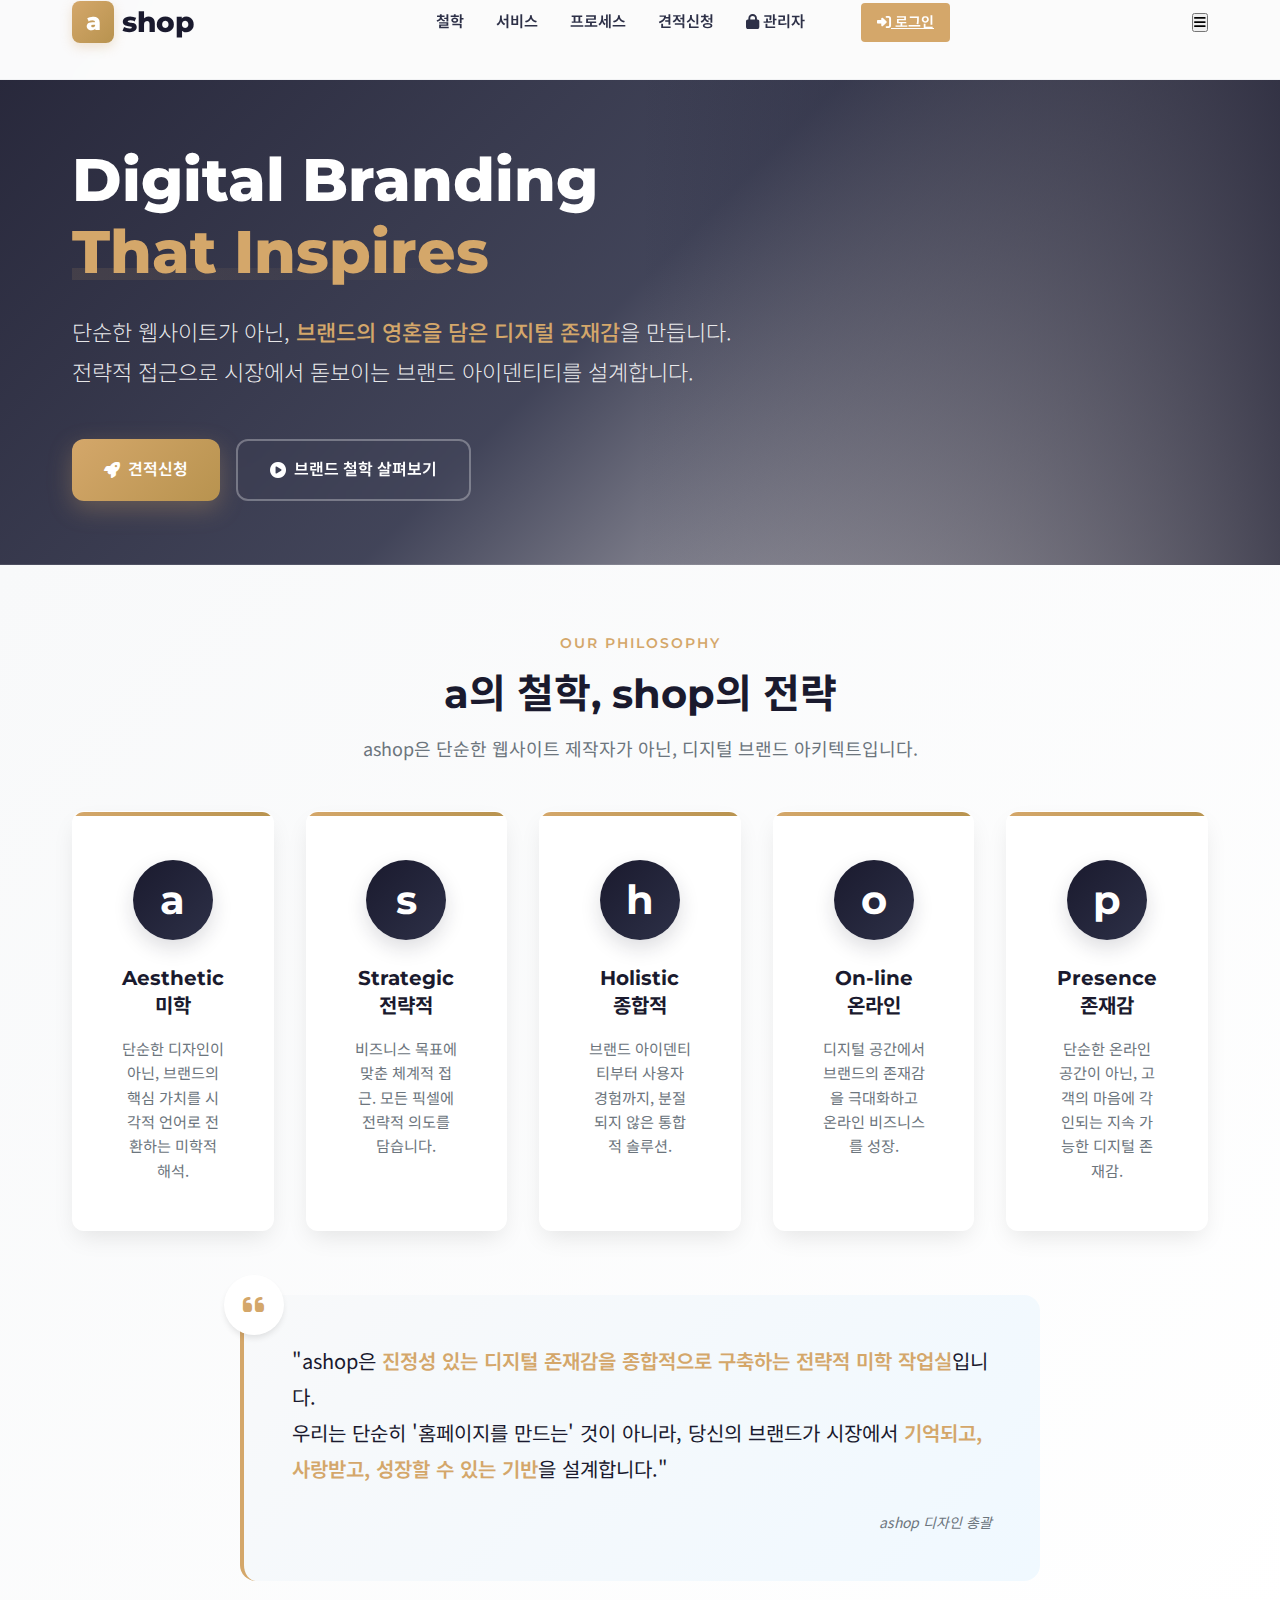
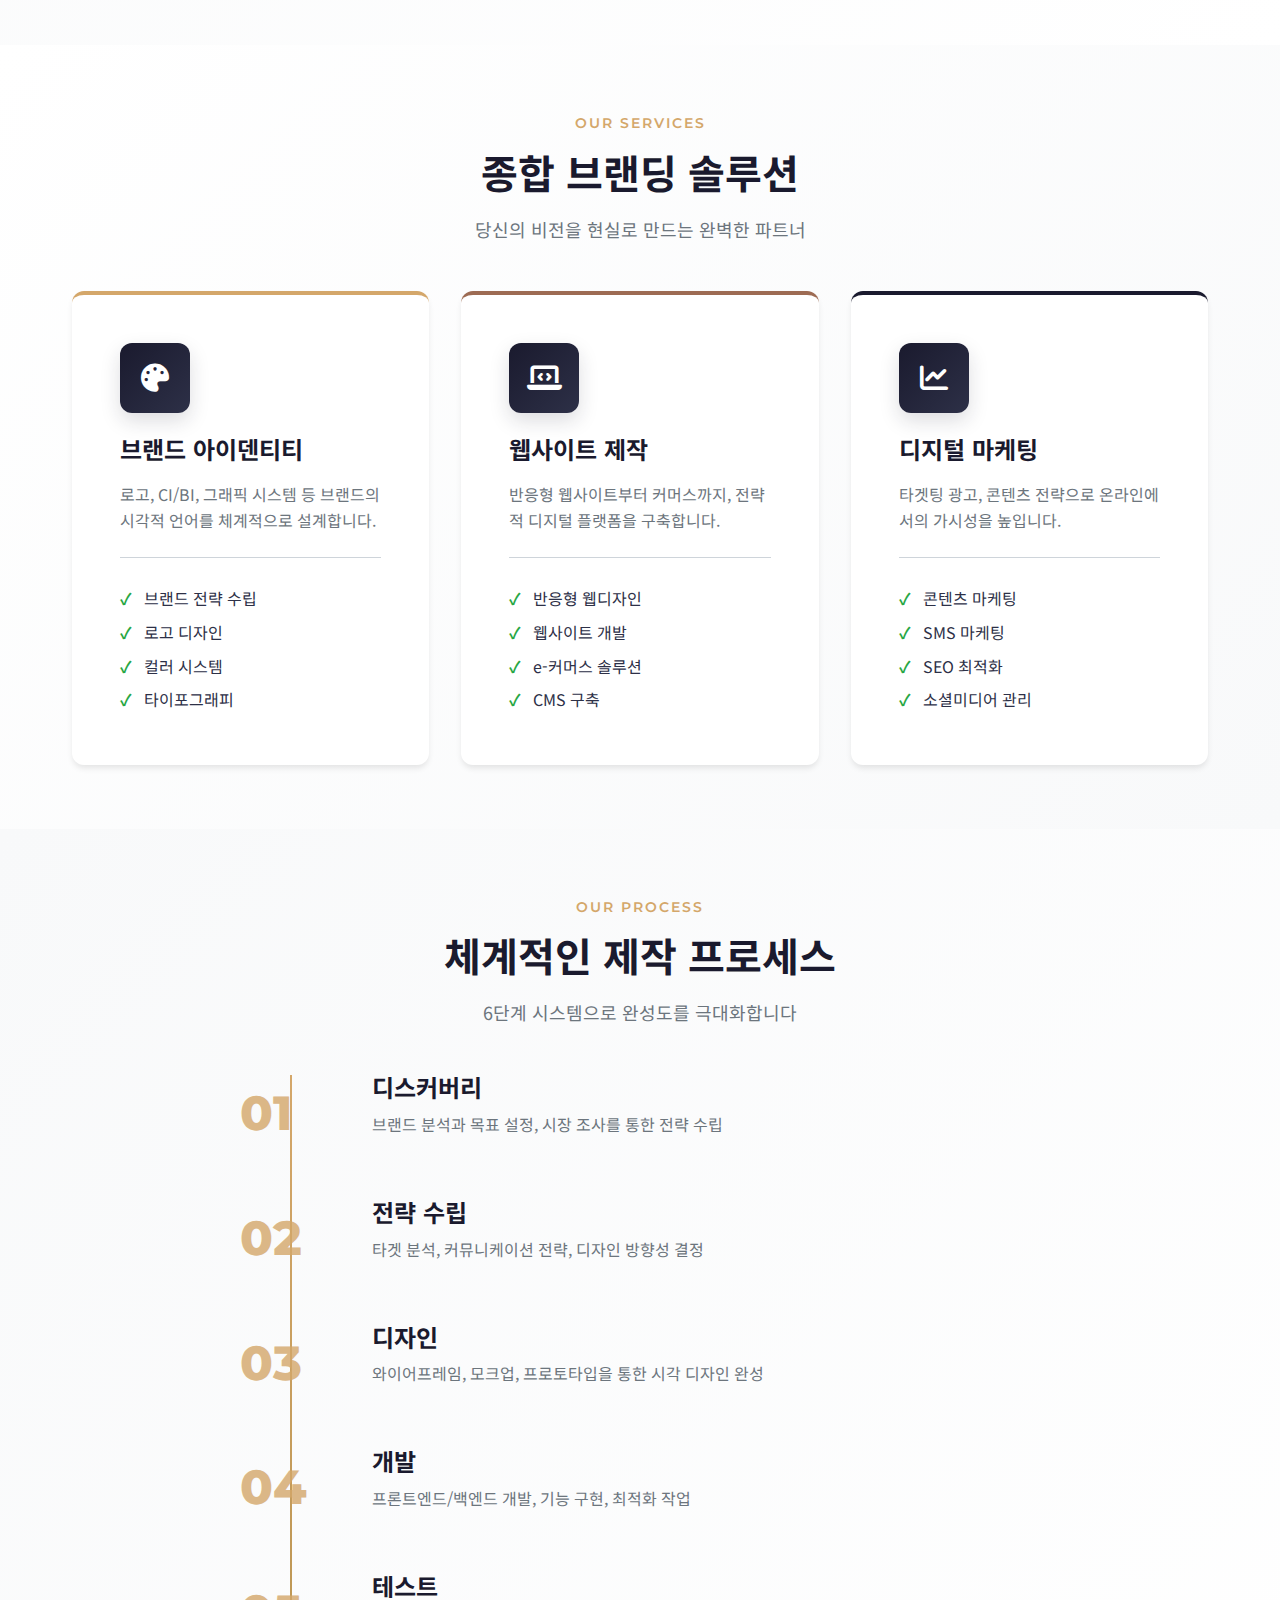
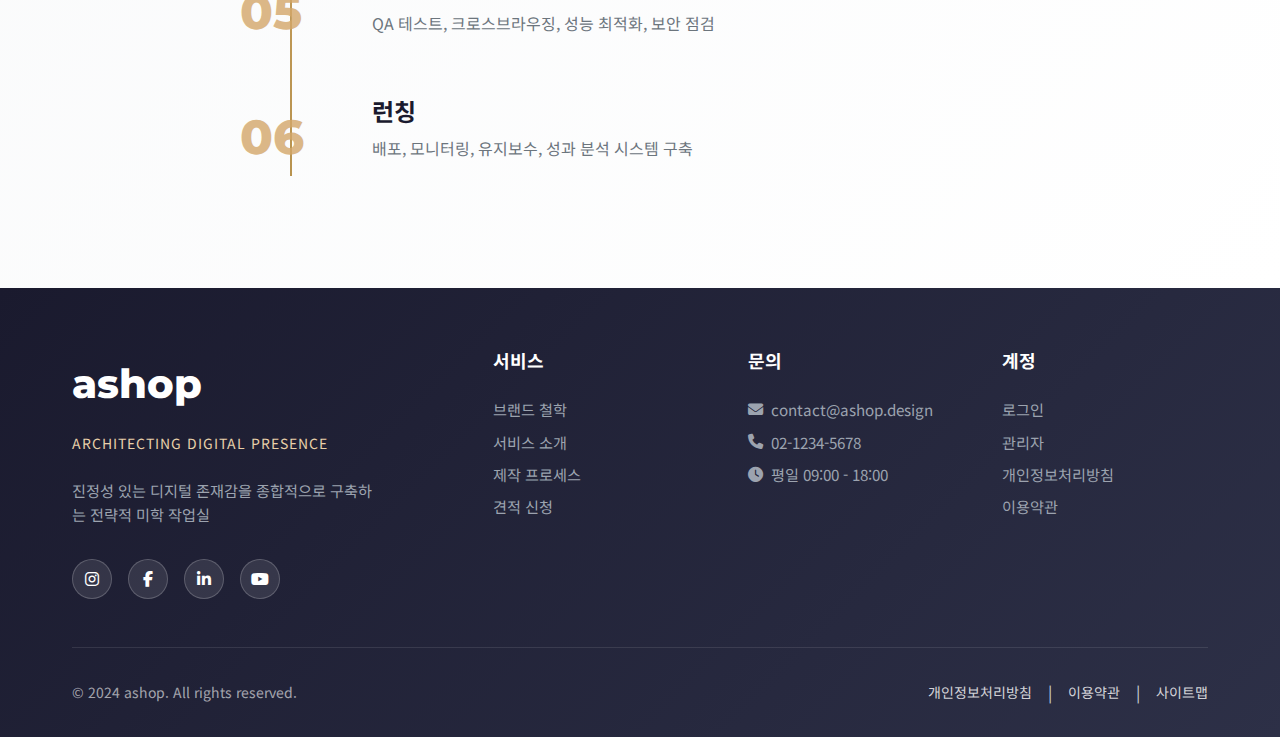
<file: index.html>
<!DOCTYPE html>
<html lang="ko">
<head>
    <meta charset="UTF-8">
    <meta name="viewport" content="width=device-width, initial-scale=1.0">
    <title>ashop - 브랜딩을 위한 전략적 홈페이지</title>
    
    <!-- 구글 폰트 -->
    <link href="https://fonts.googleapis.com/css2?family=Noto+Sans+KR:wght@300;400;500;700&family=Montserrat:wght@600;700;800&family=Playfair+Display:wght@700;800&display=swap" rel="stylesheet">
    
    <!-- 아이콘 -->
    <link rel="stylesheet" href="https://cdnjs.cloudflare.com/ajax/libs/font-awesome/6.4.0/css/all.min.css">
    
    <!-- CSS -->
    <link rel="stylesheet" href="css/style.css">
    <link rel="stylesheet" href="css/responsive.css">
    
    <!-- 파비콘 -->
    <link rel="icon" type="image/svg+xml" href="assets/ashop-logo.svg">
</head>
<body>
    <!-- 헤더 -->
    <header class="main-header">
        <div class="container">
            <nav class="navbar">
                <a href="/" class="logo">
                    <span class="logo-mark">a</span>
                    <span class="logo-text">shop</span>
                </a>
                
                <div class="nav-menu">
                    <a href="#philosophy" class="nav-link">철학</a>
                    <a href="#services" class="nav-link">서비스</a>
                    <a href="#process" class="nav-link">프로세스</a>
                    <a href="https://thebestys.github.io/as/" class="nav-link">견적신청</a>
                    
                    <!-- 변경: 관리자 링크 추가 -->
                    <a href="https://thebestys.github.io/admin/" 
                       class="nav-link admin-link" 
                       target="_blank">
                        <i class="fas fa-lock"></i> 관리자
                    </a>
                    
                    <!-- 변경: 로그인 버튼으로 간소화 -->
                    <div class="auth-area">
                        <a href="https://thebestys.github.io/login/" 
                           class="btn-login-small" 
                           target="_blank">
                            <i class="fas fa-sign-in-alt"></i> 로그인
                        </a>
                    </div>
                </div>
                
                <button class="menu-toggle">
                    <i class="fas fa-bars"></i>
                </button>
            </nav>
        </div>
    </header>

    <!-- 히어로 섹션 -->
    <section class="hero-section">
        <div class="container">
            <div class="hero-content">
                <h1 class="hero-title">
                    <span class="hero-title-line">Digital Branding</span>
                    <span class="hero-title-line highlight">That Inspires</span>
                </h1>
                <p class="hero-subtitle">
                    단순한 웹사이트가 아닌, <strong>브랜드의 영혼을 담은 디지털 존재감</strong>을 만듭니다.<br>
                    전략적 접근으로 시장에서 돋보이는 브랜드 아이덴티티를 설계합니다.
                </p>
                <div class="hero-buttons">
                    <a href="https://thebestys.github.io/as/" class="btn-primary">
                        <i class="fas fa-rocket"></i> 견적신청
                    </a>
                    <a href="#philosophy" class="btn-secondary">
                        <i class="fas fa-play-circle"></i> 브랜드 철학 살펴보기
                    </a>
                </div>
            </div>
            
            <div class="hero-visual">
                <div class="hero-image-wrapper">
                    <img src="https://images.unsplash.com/photo-1552664730-d307ca884978?ixlib=rb-4.0.3&auto=format&fit=crop&w=1200&q=80" 
                         alt="브랜드 전략 워크샵" class="hero-image" loading="lazy">
                    <div class="image-overlay"></div>
                </div>
            </div>
        </div>
    </section>

    <!-- 브랜드 철학 섹션 -->
    <section class="philosophy-section" id="philosophy">
        <div class="container">
            <div class="section-header">
                <span class="section-label">Our Philosophy</span>
                <h2 class="section-title">a의 철학, shop의 전략</h2>
                <p class="section-subtitle">ashop은 단순한 웹사이트 제작자가 아닌, 디지털 브랜드 아키텍트입니다.</p>
            </div>
            
            <div class="philosophy-content">
                <div class="philosophy-card">
                    <div class="philosophy-icon">
                        <span class="letter-a">a</span>
                    </div>
                    <h3>Aesthetic<br>미학</h3>
                    <p>단순한 디자인이 아닌, 브랜드의 핵심 가치를 시각적 언어로 전환하는 미학적 해석.</p>
                </div>
                
                <div class="philosophy-card">
                    <div class="philosophy-icon">
                        <span class="letter-s">s</span>
                    </div>
                    <h3>Strategic<br>전략적</h3>
                    <p>비즈니스 목표에 맞춘 체계적 접근. 모든 픽셀에 전략적 의도를 담습니다.</p>
                </div>
                
                <div class="philosophy-card">
                    <div class="philosophy-icon">
                        <span class="letter-h">h</span>
                    </div>
                    <h3>Holistic<br>종합적</h3>
                    <p>브랜드 아이덴티티부터 사용자 경험까지, 분절되지 않은 통합적 솔루션.</p>
                </div>
                
                <div class="philosophy-card">
                    <div class="philosophy-icon">
                        <span class="letter-o">o</span>
                    </div>
                    <h3>On-line<br>온라인</h3>
                    <p>디지털 공간에서 브랜드의 존재감을 극대화하고 온라인 비즈니스를 성장.</p>
                </div> 
                
                <div class="philosophy-card">
                    <div class="philosophy-icon">
                        <span class="letter-p">p</span>
                    </div>
                    <h3>Presence<br>존재감</h3>
                    <p>단순한 온라인 공간이 아닌, 고객의 마음에 각인되는 지속 가능한 디지털 존재감.</p>
                </div>
            </div>
            
            <div class="philosophy-statement">
                <div class="statement-icon">
                    <i class="fas fa-quote-left"></i>
                </div>
                <p class="statement">
                    "ashop은 <strong>진정성 있는 디지털 존재감을 종합적으로 구축하는 전략적 미학 작업실</strong>입니다.<br>
                    우리는 단순히 '홈페이지를 만드는' 것이 아니라, 당신의 브랜드가 시장에서 <strong>기억되고, 사랑받고, 성장할 수 있는 기반</strong>을 설계합니다."
                </p>
                <div class="statement-author">
                    <span>ashop 디자인 총괄</span>
                </div>
            </div>
        </div>
    </section>

    <!-- 서비스 섹션 -->
    <section class="services-section" id="services">
        <div class="container">
            <div class="section-header">
                <span class="section-label">Our Services</span>
                <h2 class="section-title">종합 브랜딩 솔루션</h2>
                <p class="section-subtitle">당신의 비전을 현실로 만드는 완벽한 파트너</p>
            </div>
            
            <div class="services-grid">
                <div class="service-card">
                    <div class="service-icon">
                        <i class="fas fa-palette"></i>
                    </div>
                    <h3>브랜드 아이덴티티</h3>
                    <p>로고, CI/BI, 그래픽 시스템 등 브랜드의 시각적 언어를 체계적으로 설계합니다.</p>
                    <ul class="service-features">
                        <li>브랜드 전략 수립</li>
                        <li>로고 디자인</li>
                        <li>컬러 시스템</li>
                        <li>타이포그래피</li>
                    </ul>
                </div>
                
                <div class="service-card">
                    <div class="service-icon">
                        <i class="fas fa-laptop-code"></i>
                    </div>
                    <h3>웹사이트 제작</h3>
                    <p>반응형 웹사이트부터 커머스까지, 전략적 디지털 플랫폼을 구축합니다.</p>
                    <ul class="service-features">
                        <li>반응형 웹디자인</li>
                        <li>웹사이트 개발</li>
                        <li>e-커머스 솔루션</li>
                        <li>CMS 구축</li>
                    </ul>
                </div>
                
                <div class="service-card">
                    <div class="service-icon">
                        <i class="fas fa-chart-line"></i>
                    </div>
                    <h3>디지털 마케팅</h3>
                    <p>타겟팅 광고, 콘텐츠 전략으로 온라인에서의 가시성을 높입니다.</p>
                    <ul class="service-features">
                        <li>콘텐츠 마케팅</li>
                        <li>SMS 마케팅</li>
                        <li>SEO 최적화</li>
                        <li>소셜미디어 관리</li>
                    </ul>
                </div>
            </div>
        </div>
    </section>

    <!-- 프로세스 섹션 -->
    <section class="process-section" id="process">
        <div class="container">
            <div class="section-header">
                <span class="section-label">Our Process</span>
                <h2 class="section-title">체계적인 제작 프로세스</h2>
                <p class="section-subtitle">6단계 시스템으로 완성도를 극대화합니다</p>
            </div>
            
            <div class="process-timeline">
                <div class="process-step">
                    <div class="step-number">01</div>
                    <div class="step-content">
                        <h3>디스커버리</h3>
                        <p>브랜드 분석과 목표 설정, 시장 조사를 통한 전략 수립</p>
                    </div>
                </div>
                
                <div class="process-step">
                    <div class="step-number">02</div>
                    <div class="step-content">
                        <h3>전략 수립</h3>
                        <p>타겟 분석, 커뮤니케이션 전략, 디자인 방향성 결정</p>
                    </div>
                </div>
                
                <div class="process-step">
                    <div class="step-number">03</div>
                    <div class="step-content">
                        <h3>디자인</h3>
                        <p>와이어프레임, 모크업, 프로토타입을 통한 시각 디자인 완성</p>
                    </div>
                </div>
                
                <div class="process-step">
                    <div class="step-number">04</div>
                    <div class="step-content">
                        <h3>개발</h3>
                        <p>프론트엔드/백엔드 개발, 기능 구현, 최적화 작업</p>
                    </div>
                </div>
                
                <div class="process-step">
                    <div class="step-number">05</div>
                    <div class="step-content">
                        <h3>테스트</h3>
                        <p>QA 테스트, 크로스브라우징, 성능 최적화, 보안 점검</p>
                    </div>
                </div>
                
                <div class="process-step">
                    <div class="step-number">06</div>
                    <div class="step-content">
                        <h3>런칭</h3>
                        <p>배포, 모니터링, 유지보수, 성과 분석 시스템 구축</p>
                    </div>
                </div>
            </div>
        </div>
    </section>

    <!-- 푸터 -->
    <footer class="footer">
        <div class="container">
            <div class="footer-content">
                <div class="footer-brand">
                    <a href="/" class="footer-logo">ashop</a>
                    <p class="footer-tagline">Architecting Digital Presence</p>
                    <p class="footer-philosophy">진정성 있는 디지털 존재감을 종합적으로 구축하는 전략적 미학 작업실</p>
                    
                    <div class="social-links">
                        <a href="#" class="social-link"><i class="fab fa-instagram"></i></a>
                        <a href="#" class="social-link"><i class="fab fa-facebook-f"></i></a>
                        <a href="#" class="social-link"><i class="fab fa-linkedin-in"></i></a>
                        <a href="#" class="social-link"><i class="fab fa-youtube"></i></a>
                    </div>
                </div>
                
                <div class="footer-links">
                    <div class="footer-column">
                        <h4>서비스</h4>
                        <a href="#philosophy">브랜드 철학</a>
                        <a href="#services">서비스 소개</a>
                        <a href="#process">제작 프로세스</a>
                        <a href="https://thebestys.github.io/as/">견적 신청</a>
                    </div>
                    
                    <div class="footer-column">
                        <h4>문의</h4>
                        <p><i class="fas fa-envelope"></i> contact@ashop.design</p>
                        <p><i class="fas fa-phone"></i> 02-1234-5678</p>
                        <p><i class="fas fa-clock"></i> 평일 09:00 - 18:00</p>
                    </div>
                    
                    <div class="footer-column">
                        <h4>계정</h4>
                        <a href="https://thebestys.github.io/login/" target="_blank">로그인</a>
                        <a href="https://thebestys.github.io/admin/" target="_blank">관리자</a>
                        <a href="#privacy">개인정보처리방침</a>
                        <a href="#terms">이용약관</a>
                    </div>
                </div>
            </div>
            
            <div class="footer-bottom">
                <p>© 2024 ashop. All rights reserved.</p>
                <div class="footer-legal">
                    <a href="#privacy">개인정보처리방침</a>
                    <span class="divider">|</span>
                    <a href="#terms">이용약관</a>
                    <span class="divider">|</span>
                    <a href="#sitemap">사이트맵</a>
                </div>
            </div>
        </div>
    </footer>

    <!-- JavaScript -->
    <script src="js/main.js"></script>
    <script src="js/form-handler.js"></script>
    <script src="js/auth.js"></script>
    
    <!-- Google Sheets 연동 설정 -->
    <script>
        const GOOGLE_SCRIPT_URL = 'https://script.google.com/macros/s/AKfycbxKeEtnfDPSuZunaw8nYVBWA9WnDeEwHi_G4zu6g_KlhLCisq8kmAiZeVs1l4N4yhS6/exec';
    </script>
    
    <!-- 수정된 JavaScript 코드 (간단화) -->
    <script>
        // 기존 폼 관련 코드 제거를 위한 오버라이드
        document.addEventListener('DOMContentLoaded', function() {
            console.log('ashop 홈페이지 로드됨 - 간소화 버전');
            
            // 기존 폼 삽입 코드를 비활성화
            if (typeof window.insertForms === 'function') {
                console.log('폼 삽입 기능 비활성화됨');
            }
        });
    </script>
</body>
</html>
</file>
<file: css/style.css>
/* ===========================================
   CSS Variables - 전문 컨설팅 컬러 시스템
   =========================================== */
:root {
    /* Brand Colors - 전문 컨설팅 & 크리에이티브 컬러 */
    --primary: #1A1A2E;       /* 딥 네이비 - 전문성과 신뢰 */
    --primary-light: #2D3047;  /* 라이트 네이비 */
    --secondary: #D4A76A;      /* 웜 골드 - 럭셔리 & 프리미엄 */
    --secondary-light: #E8D0A9; /* 라이트 골드 */
    --secondary-dark: #B8934F;  /* 다크 골드 */
    --accent: #9D6B53;         /* 웜 브라운 - 편안함과 고급스러움 */
    --accent-light: #C4A88A;   /* 라이트 브라운 */
    --accent-dark: #7B5539;    /* 다크 브라운 */
    --success: #28A745;        /* 성공 - 그린 */
    --warning: #FFC107;        /* 주의 - 옐로우 */
    --danger: #DC3545;         /* 위험 - 레드 */
    --light: #F8F9FA;          /* 라이트 그레이 */
    --light-gray: #E9ECEF;     /* 라이트 그레이 2 */
    --gray: #6C757D;           /* 미디엄 그레이 */
    --gray-light: #CED4DA;     /* 라이트 그레이 3 */
    --dark: #212529;           /* 다크 그레이 */
    
    /* Gradient Colors */
    --gradient-primary: linear-gradient(135deg, #1A1A2E 0%, #2D3047 100%);
    --gradient-secondary: linear-gradient(135deg, #D4A76A 0%, #B8934F 100%);
    --gradient-accent: linear-gradient(135deg, #9D6B53 0%, #7B5539 100%);
    --gradient-light: linear-gradient(135deg, #F8F9FA 0%, #E9ECEF 100%);
    
    /* Typography */
    --font-heading: 'Montserrat', 'Noto Sans KR', sans-serif;
    --font-subheading: 'Playfair Display', serif;
    --font-body: 'Noto Sans KR', sans-serif;
    --font-mono: 'SF Mono', monospace;

    /* Spacing */
    --space-xs: 0.25rem;
    --space-sm: 0.5rem;
    --space-md: 1rem;
    --space-lg: 1.5rem;
    --space-xl: 2rem;
    --space-2xl: 3rem;
    --space-3xl: 4rem;
    
    /* Border Radius */
    --radius-sm: 4px;
    --radius-md: 8px;
    --radius-lg: 12px;
    --radius-xl: 16px;
    --radius-full: 9999px;
    
    /* Shadows */
    --shadow-sm: 0 1px 2px 0 rgba(0, 0, 0, 0.05);
    --shadow-md: 0 4px 6px -1px rgba(0, 0, 0, 0.1);
    --shadow-lg: 0 10px 25px -5px rgba(0, 0, 0, 0.1);
    --shadow-xl: 0 20px 50px -12px rgba(0, 0, 0, 0.25);
    
    /* Transitions */
    --transition-fast: 150ms ease;
    --transition-normal: 300ms ease;
    --transition-slow: 500ms ease;
    
    /* Layout */
    --header-height: 80px;
    --container-max: 1200px;
}

/* ===========================================
   Reset & Base Styles
   =========================================== */
* {
    margin: 0;
    padding: 0;
    box-sizing: border-box;
}

html {
    font-size: 16px;
    scroll-behavior: smooth;
}

body {
    font-family: var(--font-body);
    color: var(--primary);
    line-height: 1.6;
    background: white;
    overflow-x: hidden;
    -webkit-font-smoothing: antialiased;
    -moz-osx-font-smoothing: grayscale;
}

.container {
    width: 100%;
    max-width: var(--container-max);
    margin: 0 auto;
    padding: 0 var(--space-xl);
}

/* ===========================================
   Typography
   =========================================== */
h1, h2, h3, h4, h5, h6 {
    font-family: var(--font-heading);
    font-weight: 700;
    line-height: 1.2;
    color: var(--primary);
}

.hero-title {
    font-size: 3.5rem;
    font-weight: 800;
    margin-bottom: var(--space-lg);
}

.hero-title-line {
    display: block;
}

.highlight {
    color: var(--secondary);
    position: relative;
}

.highlight::after {
    content: '';
    position: absolute;
    bottom: 8px;
    left: 0;
    width: 100%;
    height: 12px;
    background: linear-gradient(90deg, var(--secondary-light) 0%, transparent 100%);
    opacity: 0.3;
    z-index: -1;
}

.section-title {
    font-size: 2.5rem;
    margin-bottom: var(--space-md);
    text-align: center;
}

.section-subtitle {
    font-size: 1.125rem;
    color: var(--gray);
    text-align: center;
    max-width: 600px;
    margin: 0 auto;
}

.section-label {
    display: inline-block;
    font-family: var(--font-heading);
    font-size: 0.875rem;
    font-weight: 600;
    color: var(--secondary);
    text-transform: uppercase;
    letter-spacing: 2px;
    margin-bottom: var(--space-md);
    text-align: center;
    width: 100%;
}

/* ===========================================
   Header & Navigation
   =========================================== */
.main-header {
    position: fixed;
    top: 0;
    left: 0;
    width: 100%;
    height: var(--header-height);
    background: rgba(255, 255, 255, 0.98);
    backdrop-filter: blur(10px);
    z-index: 1000;
    border-bottom: 1px solid rgba(229, 231, 235, 0.5);
    transition: var(--transition-normal);
}

.main-header.scrolled {
    box-shadow: var(--shadow-md);
}

.navbar {
    display: flex;
    justify-content: space-between;
    align-items: center;
    height: 100%;
}

.logo {
    display: flex;
    align-items: center;
    text-decoration: none;
    font-family: var(--font-heading);
    font-weight: 800;
    font-size: 1.75rem;
    color: var(--primary);
    transition: var(--transition-fast);
}

.logo:hover {
    transform: scale(1.05);
}

.logo-mark {
    background: var(--gradient-secondary);
    color: white;
    width: 42px;
    height: 42px;
    display: flex;
    align-items: center;
    justify-content: center;
    border-radius: var(--radius-md);
    margin-right: var(--space-sm);
    font-size: 1.5rem;
    box-shadow: 0 4px 12px rgba(212, 167, 106, 0.3);
}

.nav-menu {
    display: flex;
    align-items: center;
    gap: var(--space-xl);
}

.nav-link {
    font-family: var(--font-heading);
    font-weight: 600;
    font-size: 0.95rem;
    color: var(--primary-light);
    text-decoration: none;
    padding: var(--space-sm) 0;
    position: relative;
    transition: var(--transition-fast);
}

.nav-link::after {
    content: '';
    position: absolute;
    bottom: 0;
    left: 0;
    width: 0;
    height: 2px;
    background: var(--secondary);
    transition: var(--transition-normal);
}

.nav-link:hover {
    color: var(--secondary);
}

.nav-link:hover::after {
    width: 100%;
}

/* ===========================================
   헤더 로그인 영역
   =========================================== */
.auth-area {
    display: flex;
    align-items: center;
    margin-left: var(--space-lg);
}

/* 로그인 폼 컨테이너 */
.login-form-container {
    display: flex;
    flex-direction: column;
    gap: var(--space-xs);
}

.header-login-form {
    display: flex;
    gap: var(--space-xs);
    align-items: center;
}

.login-input {
    padding: 8px 12px;
    border: 1px solid var(--gray-light);
    border-radius: var(--radius-sm);
    font-family: var(--font-body);
    font-size: 0.875rem;
    width: 120px;
    transition: var(--transition-fast);
}

.login-input:focus {
    outline: none;
    border-color: var(--secondary);
    box-shadow: 0 0 0 3px rgba(212, 167, 106, 0.1);
}

.btn-login-small {
    background: var(--secondary);
    color: white;
    border: none;
    padding: 8px 16px;
    border-radius: var(--radius-sm);
    font-family: var(--font-heading);
    font-size: 0.875rem;
    font-weight: 600;
    cursor: pointer;
    transition: var(--transition-fast);
    white-space: nowrap;
}

.btn-login-small:hover {
    background: var(--secondary-dark);
    transform: translateY(-1px);
}

.login-links {
    display: flex;
    align-items: center;
    gap: var(--space-xs);
    font-size: 0.75rem;
}

.login-links a {
    color: var(--gray);
    text-decoration: none;
    transition: var(--transition-fast);
}

.login-links a:hover {
    color: var(--secondary);
}

.divider {
    color: var(--gray-light);
    user-select: none;
}

/* 사용자 정보 (로그인 상태) */
.user-info {
    display: none;
    align-items: center;
    gap: var(--space-md);
    padding: var(--space-sm) var(--space-md);
    background: var(--light-gray);
    border-radius: var(--radius-md);
}

.user-avatar {
    width: 36px;
    height: 36px;
    border-radius: 50%;
    background: var(--gradient-secondary);
    color: white;
    display: flex;
    align-items: center;
    justify-content: center;
    font-weight: 600;
    font-size: 0.875rem;
}

.user-name {
    font-weight: 600;
    color: var(--primary);
}

.btn-logout {
    background: white;
    color: var(--danger);
    border: 1px solid var(--gray-light);
    padding: 4px 12px;
    border-radius: var(--radius-sm);
    font-size: 0.75rem;
    font-weight: 500;
    cursor: pointer;
    transition: var(--transition-fast);
}

.btn-logout:hover {
    background: var(--danger);
    color: white;
    border-color: var(--danger);
}

/* ===========================================
   Hero Section
   =========================================== */
.hero-section {
    padding: calc(var(--header-height) + var(--space-3xl)) 0 var(--space-3xl);
    background: linear-gradient(135deg, 
        rgba(26, 26, 46, 0.95) 0%, 
        rgba(45, 48, 71, 0.9) 50%, 
        rgba(157, 107, 83, 0.1) 100%),
        url('https://images.unsplash.com/photo-1497366754035-f200968a6e72?ixlib=rb-4.0.3&auto=format&fit=crop&w=1600&q=80');
    background-size: cover;
    background-position: center;
    color: white;
    position: relative;
    overflow: hidden;
}

.hero-section::before {
    content: '';
    position: absolute;
    top: 0;
    right: 0;
    width: 50%;
    height: 100%;
    background: linear-gradient(90deg, transparent 0%, rgba(26, 26, 46, 0.8) 100%);
    z-index: 1;
}

.hero-content {
    position: relative;
    z-index: 2;
    max-width: 700px;
}

.hero-title {
    font-size: 3.75rem;
    font-weight: 800;
    margin-bottom: var(--space-lg);
    color: white;
}

.hero-title-line {
    display: block;
}

.highlight {
    color: var(--secondary);
    position: relative;
    display: inline-block;
}

.highlight::after {
    content: '';
    position: absolute;
    bottom: 8px;
    left: 0;
    width: 100%;
    height: 12px;
    background: linear-gradient(90deg, 
        rgba(212, 167, 106, 0.4) 0%, 
        transparent 100%);
    z-index: -1;
}

.hero-subtitle {
    font-size: 1.375rem;
    color: rgba(255, 255, 255, 0.9);
    margin-bottom: var(--space-2xl);
    line-height: 1.8;
    font-weight: 300;
}

.hero-subtitle strong {
    color: var(--secondary);
    font-weight: 500;
}

/* 버튼 개선 */
.btn-primary {
    background: var(--gradient-secondary);
    color: white;
    border: none;
    padding: 16px 32px;
    border-radius: var(--radius-lg);
    font-family: var(--font-heading);
    font-weight: 600;
    font-size: 1rem;
    text-decoration: none;
    display: inline-flex;
    align-items: center;
    gap: var(--space-sm);
    transition: var(--transition-normal);
    box-shadow: 0 8px 25px rgba(212, 167, 106, 0.3);
    position: relative;
    overflow: hidden;
}

.btn-primary::after {
    content: '';
    position: absolute;
    top: 0;
    left: -100%;
    width: 100%;
    height: 100%;
    background: linear-gradient(90deg, transparent, rgba(255, 255, 255, 0.2), transparent);
    transition: var(--transition-normal);
}

.btn-primary:hover::after {
    left: 100%;
}

.btn-primary:hover {
    transform: translateY(-2px);
    box-shadow: var(--shadow-xl);
}

.btn-secondary {
    background: transparent;
    color: white;
    border: 2px solid rgba(255, 255, 255, 0.3);
    backdrop-filter: blur(10px);
    padding: 16px 32px;
    border-radius: var(--radius-lg);
    font-family: var(--font-heading);
    font-weight: 600;
    font-size: 1rem;
    text-decoration: none;
    display: inline-flex;
    align-items: center;
    gap: var(--space-sm);
    transition: var(--transition-normal);
}

.btn-secondary:hover {
    border-color: var(--secondary);
    background: rgba(212, 167, 106, 0.1);
    transform: translateY(-2px);
}

.hero-buttons {
    display: flex;
    gap: var(--space-md);
    flex-wrap: wrap;
}

.hero-visual {
    display: none; /* 배경 이미지로 대체 */
}

/* ===========================================
   Philosophy Section
   =========================================== */
.philosophy-section {
    padding: var(--space-3xl) 0;
    background: linear-gradient(135deg, #F8F9FA 0%, #FFFFFF 100%);
}

.philosophy-content {
    display: grid;
    grid-template-columns: repeat(auto-fit, minmax(200px, 1fr));
    gap: var(--space-xl);
    margin: var(--space-2xl) 0;
}

.philosophy-card {
    background: white;
    border-radius: var(--radius-lg);
    padding: var(--space-2xl);
    box-shadow: var(--shadow-lg);
    transition: var(--transition-normal);
    position: relative;
    overflow: hidden;
    text-align: center;
    border: 1px solid transparent;
}

.philosophy-card::before {
    content: '';
    position: absolute;
    top: 0;
    left: 0;
    width: 100%;
    height: 4px;
    background: var(--gradient-secondary);
}

.philosophy-card:hover {
    transform: translateY(-8px);
    box-shadow: 0 20px 40px rgba(26, 26, 46, 0.1);
}

.philosophy-icon {
    width: 80px;
    height: 80px;
    margin: 0 auto var(--space-lg);
    display: flex;
    align-items: center;
    justify-content: center;
    background: var(--gradient-primary);
    border-radius: 50%;
    box-shadow: 0 8px 20px rgba(26, 26, 46, 0.15);
}

.philosophy-icon span {
    font-family: var(--font-heading);
    font-size: 2.5rem;
    font-weight: 700;
    color: white;
}

.philosophy-card h3 {
    font-size: 1.25rem;
    margin-bottom: var(--space-md);
    line-height: 1.4;
}

.philosophy-card p {
    color: var(--gray);
    font-size: 0.95rem;
    line-height: 1.6;
}

.philosophy-statement {
    max-width: 800px;
    margin: var(--space-3xl) auto 0;
    padding: var(--space-2xl);
    background: linear-gradient(135deg, var(--light) 0%, #f0f9ff 100%);
    border-radius: var(--radius-xl);
    position: relative;
    border-left: 4px solid var(--secondary);
}

.statement-icon {
    position: absolute;
    top: -20px;
    left: -20px;
    width: 60px;
    height: 60px;
    background: white;
    border-radius: 50%;
    display: flex;
    align-items: center;
    justify-content: center;
    box-shadow: var(--shadow-md);
    font-size: 1.5rem;
    color: var(--secondary);
}

.statement {
    font-size: 1.25rem;
    line-height: 1.8;
    color: var(--primary);
    margin-bottom: var(--space-lg);
}

.statement strong {
    color: var(--secondary);
    font-weight: 600;
}

.statement-author {
    font-size: 0.875rem;
    color: var(--gray);
    text-align: right;
    font-style: italic;
}

/* ===========================================
   Services Section
   =========================================== */
.services-section {
    padding: var(--space-3xl) 0;
    background: linear-gradient(135deg, #FFFFFF 0%, #F8F9FA 100%);
}

.services-grid {
    display: grid;
    grid-template-columns: repeat(auto-fit, minmax(300px, 1fr));
    gap: var(--space-xl);
    margin-top: var(--space-2xl);
}

.service-card {
    background: white;
    border-radius: var(--radius-lg);
    padding: var(--space-2xl);
    box-shadow: var(--shadow-md);
    transition: var(--transition-normal);
    border-top: 4px solid transparent;
    height: 100%;
}

.service-card:nth-child(1) {
    border-top-color: var(--secondary);
}

.service-card:nth-child(2) {
    border-top-color: var(--accent);
}

.service-card:nth-child(3) {
    border-top-color: var(--primary);
}

.service-card:hover {
    transform: translateY(-8px);
    box-shadow: 0 25px 50px rgba(26, 26, 46, 0.15);
}

.service-icon {
    width: 70px;
    height: 70px;
    background: var(--gradient-primary);
    color: white;
    border-radius: var(--radius-lg);
    display: flex;
    align-items: center;
    justify-content: center;
    margin-bottom: var(--space-lg);
    font-size: 1.75rem;
    box-shadow: 0 8px 20px rgba(26, 26, 46, 0.15);
}

.service-card h3 {
    font-size: 1.5rem;
    margin-bottom: var(--space-md);
    color: var(--primary);
}

.service-card > p {
    color: var(--gray);
    margin-bottom: var(--space-lg);
    line-height: 1.6;
}

.service-features {
    list-style: none;
    padding-top: var(--space-lg);
    border-top: 1px solid var(--gray-light);
}

.service-features li {
    padding: var(--space-xs) 0;
    color: var(--primary-light);
    position: relative;
    padding-left: var(--space-lg);
}

.service-features li::before {
    content: '✓';
    position: absolute;
    left: 0;
    color: var(--success);
    font-weight: bold;
}

/* ===========================================
   Process Section
   =========================================== */
.process-section {
    padding: var(--space-3xl) 0;
    background: linear-gradient(135deg, #F8F9FA 0%, #FFFFFF 100%);
}

.process-timeline {
    max-width: 800px;
    margin: var(--space-2xl) auto 0;
    position: relative;
}

.process-timeline::before {
    content: '';
    position: absolute;
    top: 0;
    left: 50px;
    bottom: 0;
    width: 2px;
    background: var(--gradient-secondary);
}

.process-step {
    display: flex;
    margin-bottom: var(--space-2xl);
    position: relative;
}

.step-number {
    width: 100px;
    font-family: var(--font-heading);
    font-size: 3rem;
    font-weight: 800;
    color: var(--secondary);
    opacity: 0.8;
}

.step-content {
    flex: 1;
    padding-left: var(--space-xl);
}

.step-content h3 {
    font-size: 1.5rem;
    margin-bottom: var(--space-sm);
    color: var(--primary);
}

.step-content p {
    color: var(--gray);
    line-height: 1.6;
}

/* ===========================================
   폼 섹션 (크기 축소)
   =========================================== */
.estimate-section,
.contact-section {
    padding: var(--space-2xl) 0;
}

.estimate-section {
    background: linear-gradient(135deg, #f0f9ff 0%, #e0f2fe 100%);
}

.contact-section {
    background: white;
}

.contact-form,
.estimate-form {
    max-width: 500px; /* 폼 너비 축소 */
    margin: var(--space-xl) auto 0;
    background: white;
    padding: var(--space-xl);
    border-radius: var(--radius-lg);
    box-shadow: var(--shadow-lg);
}

.form-section {
    margin-bottom: var(--space-lg); /* 간격 축소 */
    padding: var(--space-lg); /* 패딩 축소 */
    background: var(--light);
    border-radius: var(--radius-md);
}

.form-section h4 {
    font-size: 1.125rem; /* 폰트 크기 축소 */
    margin-bottom: var(--space-md);
    padding-bottom: var(--space-sm);
    border-bottom: 2px solid var(--secondary);
}

.form-group {
    margin-bottom: var(--space-md); /* 간격 축소 */
}

.form-group label {
    display: block;
    margin-bottom: var(--space-xs);
    font-weight: 600;
    color: var(--primary);
    font-size: 0.9rem; /* 라벨 폰트 축소 */
}

.form-group input,
.form-group select,
.form-group textarea {
    width: 100%;
    padding: 10px 14px; /* 패딩 축소 */
    border: 1px solid var(--gray-light);
    border-radius: var(--radius-md);
    font-family: var(--font-body);
    font-size: 0.95rem; /* 폰트 축소 */
    transition: var(--transition-fast);
}

.form-group input:focus,
.form-group select:focus,
.form-group textarea:focus {
    outline: none;
    border-color: var(--secondary);
    box-shadow: 0 0 0 3px rgba(212, 167, 106, 0.1);
}

.form-group textarea {
    resize: vertical;
    min-height: 100px; /* 높이 축소 */
}

.checkbox-group {
    display: flex;
    flex-direction: column;
    gap: var(--space-xs); /* 간격 축소 */
}

.checkbox-group label {
    display: flex;
    align-items: center;
    gap: var(--space-xs);
    font-weight: normal;
    cursor: pointer;
}

.checkbox-group input[type="checkbox"] {
    width: auto;
}

.btn-primary[type="submit"] {
    width: 100%;
    justify-content: center;
    font-size: 1rem;
    padding: var(--space-md) var(--space-xl); /* 버튼 패딩 축소 */
    margin-top: var(--space-lg);
}

/* ===========================================
   회원가입 모달 개선
   =========================================== */
.signup-modal {
    display: none;
    position: fixed;
    top: 0;
    left: 0;
    width: 100%;
    height: 100%;
    background: rgba(0, 0, 0, 0.5);
    backdrop-filter: blur(4px);
    z-index: 2000;
    align-items: center;
    justify-content: center;
    padding: var(--space-xl);
    opacity: 0;
    transform: translateY(-20px);
    transition: opacity 0.3s ease, transform 0.3s ease;
}

.signup-modal.show {
    opacity: 1;
    transform: translateY(0);
}

.modal-content {
    background: white;
    border-radius: var(--radius-xl);
    width: 100%;
    max-width: 480px; /* 모달 너비 축소 */
    max-height: 90vh;
    overflow-y: auto;
    box-shadow: var(--shadow-xl);
}

.modal-header {
    padding: var(--space-xl);
    background: var(--gradient-primary);
    color: white;
    border-radius: var(--radius-lg) var(--radius-lg) 0 0;
    position: relative;
}

.modal-title {
    font-size: 1.5rem;
    color: white;
    margin-bottom: var(--space-sm);
}

.modal-subtitle {
    color: rgba(255, 255, 255, 0.8);
    font-size: 0.9rem;
}

/* 닫기 버튼 스타일 개선 */
.close-modal {
    position: absolute;
    top: var(--space-lg);
    right: var(--space-lg);
    background: rgba(255, 255, 255, 0.1);
    border: none;
    width: 36px;
    height: 36px;
    border-radius: 50%;
    display: flex;
    align-items: center;
    justify-content: center;
    font-size: 1.25rem;
    color: white;
    cursor: pointer;
    transition: var(--transition-fast);
    z-index: 10;
    backdrop-filter: blur(10px);
}

.close-modal:hover {
    background: rgba(255, 255, 255, 0.2);
    transform: rotate(90deg);
    color: var(--secondary);
}

.signup-form {
    padding: var(--space-xl);
}

.form-step {
    display: none;
}

.form-step.active {
    display: block;
}

.form-step h4 {
    font-size: 1.125rem;
    margin-bottom: var(--space-lg);
    color: var(--primary);
    padding-bottom: var(--space-sm);
    border-bottom: 1px solid var(--gray-light);
}

.form-group {
    margin-bottom: var(--space-md);
}

.form-group label {
    display: block;
    margin-bottom: var(--space-xs);
    font-weight: 600;
    color: var(--primary);
    font-size: 0.95rem;
}

.form-group input {
    width: 100%;
    padding: 10px 14px;
    font-size: 0.95rem;
    border: 2px solid var(--gray-light);
    border-radius: var(--radius-md);
    font-family: var(--font-body);
    transition: var(--transition-fast);
}

.form-group input:focus {
    outline: none;
    border-color: var(--secondary);
    box-shadow: 0 0 0 3px rgba(212, 167, 106, 0.1);
}

.form-hint {
    font-size: 0.875rem;
    color: var(--gray);
    margin-top: var(--space-xs);
}

.btn-verify {
    background: var(--light-gray);
    color: var(--primary);
    border: 2px solid var(--gray-light);
    padding: 10px 16px;
    border-radius: var(--radius-md);
    font-family: var(--font-heading);
    font-weight: 600;
    cursor: pointer;
    transition: var(--transition-fast);
    margin-top: var(--space-sm);
}

.btn-verify:hover {
    background: var(--secondary);
    color: white;
    border-color: var(--secondary);
}

.terms-group {
    background: var(--light);
    padding: var(--space-lg);
    border-radius: var(--radius-lg);
    margin-bottom: var(--space-xl);
}

.term-item {
    display: flex;
    justify-content: space-between;
    align-items: center;
    padding: var(--space-md) 0;
    border-bottom: 1px solid var(--gray-light);
}

.term-item:last-child {
    border-bottom: none;
}

.term-checkbox {
    display: flex;
    align-items: center;
    gap: var(--space-sm);
    cursor: pointer;
    flex: 1;
}

.term-checkbox input[type="checkbox"] {
    width: 18px;
    height: 18px;
}

.term-required {
    color: var(--danger);
    font-size: 0.875rem;
}

.term-optional {
    color: var(--gray);
    font-size: 0.875rem;
}

.term-view {
    color: var(--secondary);
    text-decoration: none;
    font-size: 0.875rem;
    transition: var(--transition-fast);
}

.term-view:hover {
    text-decoration: underline;
}

.form-navigation {
    display: flex;
    justify-content: space-between;
    gap: var(--space-md);
    margin-top: var(--space-2xl);
}

.btn-prev-step,
.btn-next-step,
.btn-complete,
.btn-close-step {
    padding: 12px 20px; /* 버튼 패딩 축소 */
    border-radius: var(--radius-lg);
    font-family: var(--font-heading);
    font-weight: 600;
    font-size: 0.95rem;
    cursor: pointer;
    transition: var(--transition-normal);
    display: flex;
    align-items: center;
    justify-content: center;
    gap: var(--space-sm);
    border: none;
    text-decoration: none;
}

.btn-prev-step {
    background: var(--light-gray);
    color: var(--primary);
    border: 2px solid var(--gray-light);
}

.btn-prev-step:hover {
    background: var(--gray-light);
}

.btn-next-step,
.btn-complete {
    background: var(--gradient-secondary);
    color: white;
}

.btn-next-step:hover,
.btn-complete:hover {
    transform: translateY(-2px);
    box-shadow: var(--shadow-lg);
}

.btn-complete {
    background: linear-gradient(135deg, var(--success) 0%, #059669 100%);
}

/* 취소 버튼 스타일 */
.btn-close-step {
    background: var(--light-gray);
    color: var(--gray);
    border: 1px solid var(--gray-light);
}

.btn-close-step:hover {
    background: var(--gray-light);
    color: var(--primary);
}

.form-actions {
    display: flex;
    justify-content: space-between;
    gap: var(--space-md);
    margin-top: var(--space-xl);
}

.form-progress {
    margin-top: var(--space-2xl);
    padding-top: var(--space-xl);
    border-top: 1px solid var(--gray-light);
}

.progress-bar {
    height: 6px;
    background: var(--gray-light);
    border-radius: var(--radius-full);
    overflow: hidden;
    margin-bottom: var(--space-md);
}

.progress-fill {
    height: 100%;
    background: linear-gradient(90deg, var(--secondary) 0%, var(--accent) 100%);
    border-radius: var(--radius-full);
    transition: width 0.5s ease;
}

.progress-steps {
    display: flex;
    justify-content: space-between;
    position: relative;
}

.progress-step {
    width: 32px;
    height: 32px;
    border-radius: 50%;
    background: var(--gray-light);
    color: var(--gray);
    display: flex;
    align-items: center;
    justify-content: center;
    font-family: var(--font-heading);
    font-weight: 600;
    font-size: 0.875rem;
    position: relative;
    z-index: 2;
}

.progress-step.active {
    background: var(--secondary);
    color: white;
    box-shadow: 0 0 0 4px rgba(212, 167, 106, 0.2);
}

.modal-footer {
    padding: var(--space-lg);
    border-top: 1px solid var(--gray-light);
    text-align: center;
    font-size: 0.9rem;
}

.modal-footer a {
    color: var(--secondary);
    text-decoration: none;
    font-weight: 600;
    transition: var(--transition-fast);
    margin-left: var(--space-xs);
}

.modal-footer a:hover {
    text-decoration: underline;
}

/* 로그인 링크 스타일 */
.switch-to-login {
    color: var(--secondary);
    font-weight: 600;
    text-decoration: none;
    margin-left: var(--space-xs);
}

.switch-to-login:hover {
    text-decoration: underline;
}

/* ===========================================
   Footer
   =========================================== */
.footer {
    background: var(--gradient-primary);
    color: white;
    padding: var(--space-3xl) 0 var(--space-xl);
}

.footer-content {
    display: grid;
    grid-template-columns: 1fr 2fr;
    gap: var(--space-3xl);
    margin-bottom: var(--space-2xl);
}

.footer-brand {
    max-width: 300px;
}

.footer-logo {
    font-family: var(--font-heading);
    font-size: 2.5rem;
    font-weight: 800;
    color: white;
    text-decoration: none;
    margin-bottom: var(--space-md);
    display: block;
}

.footer-tagline {
    font-size: 0.875rem;
    color: var(--secondary-light);
    margin-bottom: var(--space-lg);
    text-transform: uppercase;
    letter-spacing: 1px;
}

.footer-philosophy {
    color: #9ca3af;
    font-size: 0.95rem;
    line-height: 1.6;
    margin-bottom: var(--space-xl);
}

.social-links {
    display: flex;
    gap: var(--space-md);
}

.social-link {
    width: 40px;
    height: 40px;
    background: rgba(255, 255, 255, 0.1);
    border-radius: 50%;
    display: flex;
    align-items: center;
    justify-content: center;
    color: white;
    text-decoration: none;
    transition: var(--transition-fast);
    border: 1px solid rgba(255, 255, 255, 0.2);
}

.social-link:hover {
    background: var(--secondary);
    border-color: var(--secondary);
    transform: translateY(-2px) rotate(5deg);
}

.footer-links {
    display: grid;
    grid-template-columns: repeat(3, 1fr);
    gap: var(--space-2xl);
}

.footer-column h4 {
    font-size: 1.125rem;
    margin-bottom: var(--space-lg);
    color: white;
}

.footer-column p {
    color: #9ca3af;
    margin-bottom: var(--space-sm);
    display: flex;
    align-items: center;
    gap: var(--space-sm);
    font-size: 0.95rem;
}

.footer-column a {
    display: block;
    color: #9ca3af;
    text-decoration: none;
    margin-bottom: var(--space-sm);
    transition: var(--transition-fast);
    font-size: 0.95rem;
}

.footer-column a:hover {
    color: white;
    transform: translateX(4px);
}

.footer-bottom {
    border-top: 1px solid rgba(255, 255, 255, 0.1);
    padding-top: var(--space-xl);
    display: flex;
    justify-content: space-between;
    align-items: center;
    flex-wrap: wrap;
    gap: var(--space-md);
}

.footer-bottom p {
    color: rgba(255, 255, 255, 0.6);
    font-size: 0.875rem;
}

.footer-legal {
    display: flex;
    align-items: center;
    gap: var(--space-md);
    color: rgba(255, 255, 255, 0.6);
}

.footer-legal a {
    color: rgba(255, 255, 255, 0.8);
    text-decoration: none;
    font-size: 0.875rem;
    transition: var(--transition-fast);
}

.footer-legal a:hover {
    color: white;
}

/* ===========================================
   Utility Classes
   =========================================== */
.text-center { text-align: center; }
.text-left { text-align: left; }
.text-right { text-align: right; }

.mt-1 { margin-top: var(--space-sm); }
.mt-2 { margin-top: var(--space-md); }
.mt-3 { margin-top: var(--space-lg); }
.mt-4 { margin-top: var(--space-xl); }
.mt-5 { margin-top: var(--space-2xl); }

.mb-1 { margin-bottom: var(--space-sm); }
.mb-2 { margin-bottom: var(--space-md); }
.mb-3 { margin-bottom: var(--space-lg); }
.mb-4 { margin-bottom: var(--space-xl); }
.mb-5 { margin-bottom: var(--space-2xl); }

.hidden { display: none !important; }
.visible { display: block !important; }

/* ===========================================
   Responsive Design
   =========================================== */
@media (max-width: 1024px) {
    .hero-title {
        font-size: 2.75rem;
    }
    
    .footer-content {
        grid-template-columns: 1fr;
        gap: var(--space-2xl);
    }
}

@media (max-width: 768px) {
    :root {
        --header-height: 70px;
    }
    
    .nav-menu {
        position: fixed;
        top: var(--header-height);
        left: 0;
        width: 100%;
        background: white;
        padding: var(--space-xl);
        flex-direction: column;
        align-items: flex-start;
        gap: var(--space-lg);
        box-shadow: var(--shadow-lg);
        transform: translateY(-100%);
        opacity: 0;
        transition: var(--transition-normal);
        z-index: 999;
    }
    
    .nav-menu.active {
        transform: translateY(0);
        opacity: 1;
    }
    
    .auth-area {
        margin-left: 0;
        width: 100%;
    }
    
    .login-form-container {
        width: 100%;
    }
    
    .header-login-form {
        flex-direction: column;
        width: 100%;
    }
    
    .login-input {
        width: 100%;
    }
    
    .btn-login-small {
        width: 100%;
    }
    
    .hero-title {
        font-size: 2.25rem;
    }
    
    .hero-section {
        padding: calc(var(--header-height) + var(--space-2xl)) 0 var(--space-2xl);
    }
    
    .section-title {
        font-size: 2rem;
    }
    
    .services-grid,
    .philosophy-content {
        grid-template-columns: 1fr;
    }
    
    .footer-links {
        grid-template-columns: 1fr;
        gap: var(--space-xl);
    }
    
    .footer-bottom {
        flex-direction: column;
        text-align: center;
    }
    
    .modal-content {
        margin: auto;
        max-height: 85vh;
        width: 95%;
    }
}

@media (max-width: 480px) {
    .hero-title {
        font-size: 1.875rem;
    }
    
    .hero-buttons {
        flex-direction: column;
    }
    
    .btn-primary,
    .btn-secondary {
        width: 100%;
        justify-content: center;
    }
    
    .process-step {
        flex-direction: column;
    }
    
    .step-number {
        width: auto;
        margin-bottom: var(--space-sm);
    }
    
    .step-content {
        padding-left: 0;
    }
    
    .form-navigation,
    .form-actions {
        flex-direction: column;
    }
    
    .btn-prev-step,
    .btn-next-step,
    .btn-complete,
    .btn-close-step {
        width: 100%;
    }
}

/* 메시지 스타일 추가 */
.form-message {
    position: fixed;
    top: 100px;
    right: 20px;
    padding: 16px 20px;
    border-radius: 8px;
    display: flex;
    align-items: center;
    justify-content: space-between;
    min-width: 300px;
    max-width: 400px;
    z-index: 10000;
    box-shadow: 0 5px 15px rgba(0,0,0,0.2);
    animation: slideIn 0.3s ease;
}

.form-message--success {
    background: #10b981;
    color: white;
}

.form-message--error {
    background: #ef4444;
    color: white;
}

.form-message--info {
    background: var(--secondary);
    color: white;
}

.form-message.hide {
    animation: slideOut 0.3s ease;
    opacity: 0;
    transform: translateX(100%);
}

.form-message-content {
    display: flex;
    align-items: center;
    gap: 10px;
    flex: 1;
}

.form-message-close {
    background: none;
    border: none;
    color: white;
    font-size: 20px;
    cursor: pointer;
    padding: 0;
    width: 24px;
    height: 24px;
    display: flex;
    align-items: center;
    justify-content: center;
    margin-left: 10px;
}

.form-message-close:hover {
    opacity: 0.8;
}

/* 모달 애니메이션 */
@keyframes slideIn {
    from {
        transform: translateX(100%);
        opacity: 0;
    }
    to {
        transform: translateX(0);
        opacity: 1;
    }
}

@keyframes slideOut {
    from {
        transform: translateX(0);
        opacity: 1;
    }
    to {
        transform: translateX(100%);
        opacity: 0;
    }
}

/* 회원가입 모달 애니메이션 */
.signup-modal.show .modal-content {
    animation: modalSlideIn 0.3s ease;
}

@keyframes modalSlideIn {
    from {
        opacity: 0;
        transform: translateY(-30px) scale(0.95);
    }
    to {
        opacity: 1;
        transform: translateY(0) scale(1);
    }
}

.signup-modal:not(.show) .modal-content {
    animation: modalSlideOut 0.3s ease;
}

@keyframes modalSlideOut {
    from {
        opacity: 1;
        transform: translateY(0) scale(1);
    }
    to {
        opacity: 0;
        transform: translateY(-30px) scale(0.95);
    }
}

/* 취소 버튼 스타일 */
.btn-close-step {
    background: var(--light-gray);
    color: var(--gray);
    border: 1px solid var(--gray-light);
    padding: 12px 20px;
    border-radius: var(--radius-md);
    font-family: var(--font-heading);
    font-weight: 500;
    cursor: pointer;
    transition: var(--transition-fast);
    display: inline-flex;
    align-items: center;
    justify-content: center;
    gap: var(--space-xs);
    text-decoration: none;
}

.btn-close-step:hover {
    background: var(--gray-light);
    color: var(--primary);
}

/* 폼 액션 영역 */
.form-actions {
    display: flex;
    justify-content: space-between;
    gap: var(--space-md);
    margin-top: var(--space-xl);
}
</file>
<file: css/responsive.css>
/* 반응형 디자인 */
@media (max-width: 1024px) {
    .hero-title {
        font-size: 48px;
    }
    
    .section-title {
        font-size: 36px;
    }
    
    .footer-content {
        grid-template-columns: 1fr;
        gap: 40px;
    }
}

@media (max-width: 768px) {
    .nav-menu {
        display: none;
        position: absolute;
        top: 100%;
        left: 0;
        width: 100%;
        background: white;
        padding: 20px;
        flex-direction: column;
        box-shadow: var(--shadow);
    }
    
    .nav-menu.active {
        display: flex;
    }
    
    .menu-toggle {
        display: block;
    }
    
    .hero-title {
        font-size: 36px;
    }
    
    .hero-buttons {
        flex-direction: column;
    }
    
    .hero-content {
        text-align: center;
        margin: 0 auto 40px;
    }
    
    .philosophy-content {
        grid-template-columns: repeat(2, 1fr);
    }
    
    .footer-links {
        grid-template-columns: 1fr;
    }
    
    .footer-bottom {
        flex-direction: column;
        text-align: center;
    }
}

@media (max-width: 480px) {
    .philosophy-content {
        grid-template-columns: 1fr;
    }
    
    .modal-content {
        padding: 30px 20px;
    }
    
    .hero-image {
        height: 300px;
    }
}
</file>
